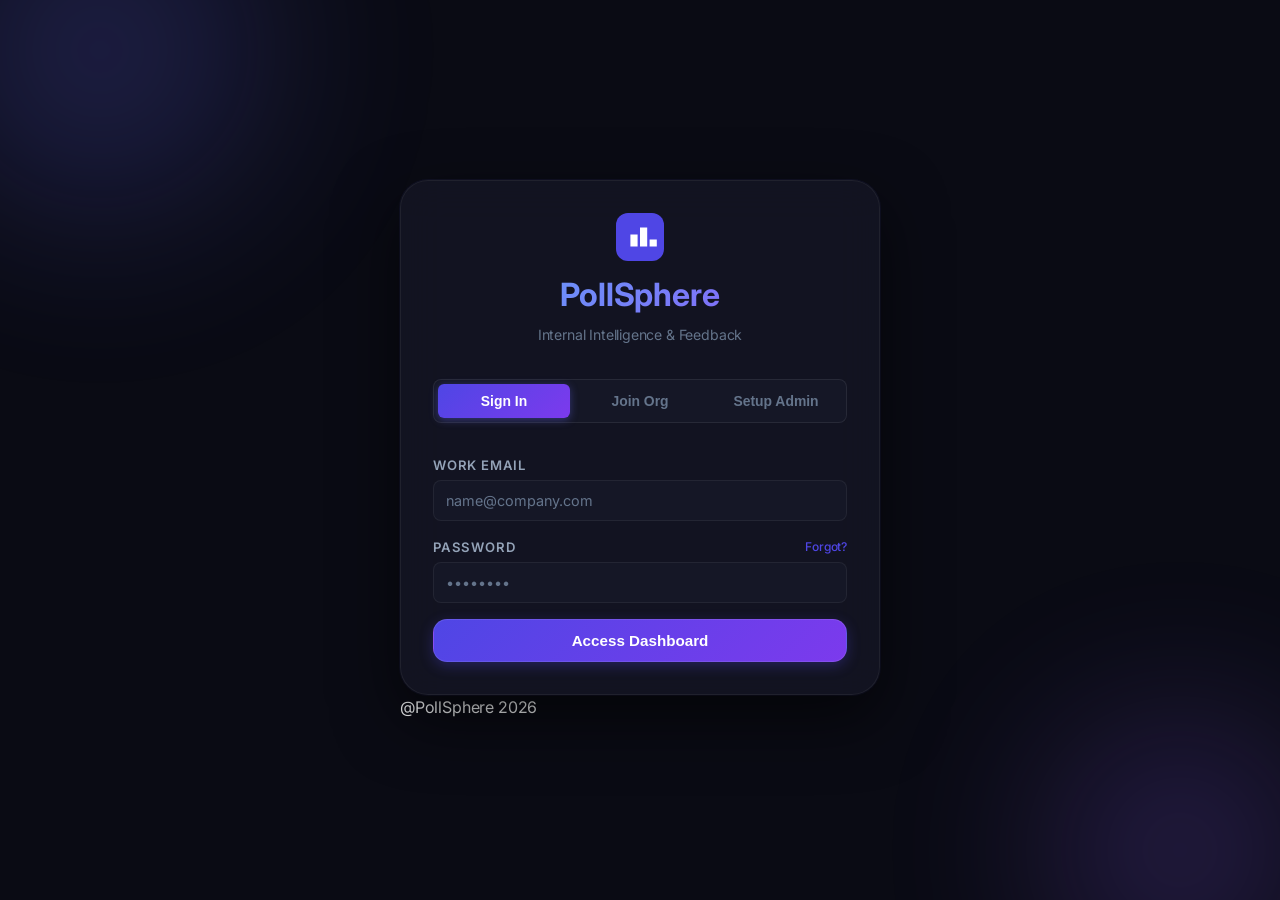
<file: frontend/index.html>
<!DOCTYPE html>
<html lang="en">

<head>
    <meta charset="UTF-8" />
    <meta name="viewport" content="width=device-width, initial-scale=1.0" />
    <title>PollSphere – Secure Authentication</title>
    <link rel="preconnect" href="https://fonts.googleapis.com" />
    <link rel="preconnect" href="https://fonts.gstatic.com" crossorigin />
    <link href="https://fonts.googleapis.com/css2?family=Inter:wght@400;500;600;700;800&display=swap"
        rel="stylesheet" />
    <link rel="stylesheet" href="css/global.css" />
    <link rel="stylesheet" href="css/auth.css" />
</head>

<body class="auth-page">

    <div class="bg-blob blob-1"></div>
    <div class="bg-blob blob-2"></div>

    <div class="auth-container">
        <div class="auth-card glass">

            <div class="auth-header">
                <div class="brand-logo">
                    <svg width="48" height="48" viewBox="0 0 40 40" fill="none">
                        <rect width="40" height="40" rx="10" fill="var(--clr-primary)" />
                        <path d="M12 28V18H18V28H12ZM20 28V12H26V28H20ZM28 28V22H34V28H28Z" fill="white" />
                    </svg>
                </div>
                <h1 class="gradient-text">PollSphere</h1>
                <p class="auth-subtitle">Internal Intelligence & Feedback</p>
            </div>

            <div class="auth-tabs glass" role="tablist">
                <button class="auth-tab active" id="tab-login">Sign In</button>
                <button class="auth-tab" id="tab-register-user">Join Org</button>
                <button class="auth-tab" id="tab-register-admin">Setup Admin</button>
            </div>

            <!-- Login Section -->
            <div class="auth-panel" id="panel-login">
                <form id="login-form">
                    <div class="form-group">
                        <label class="form-label">Work Email</label>
                        <input type="email" id="login-email" class="form-input" placeholder="name@company.com" required>
                    </div>
                    <div class="form-group">
                        <div class="label-row">
                            <label class="form-label">Password</label>
                            <a href="forgot-password.html" class="small-link">Forgot?</a>
                        </div>
                        <input type="password" id="login-password" class="form-input" placeholder="••••••••" required>
                    </div>
                    <div id="login-error" class="form-error hidden"></div>
                    <button type="submit" id="login-btn" class="btn btn-primary btn-full">
                        <span class="btn-text">Access Dashboard</span>
                        <div class="btn-spinner hidden"></div>
                    </button>
                </form>
            </div>

            <!-- User Register Section -->
            <div class="auth-panel hidden" id="panel-register-user">
                <form id="register-user-form">
                    <div class="form-group">
                        <label class="form-label">Full Name</label>
                        <input type="text" id="user-name" class="form-input" placeholder="Employee Name" required>
                    </div>
                    <div class="form-group">
                        <label class="form-label">Work Email</label>
                        <input type="email" id="user-email" class="form-input" placeholder="name@company.com" required>
                    </div>
                    <div class="form-group">
                        <label class="form-label">Password</label>
                        <input type="password" id="user-password" class="form-input" placeholder="Min. 6 characters"
                            required>
                    </div>
                    <div id="register-user-error" class="form-error hidden"></div>
                    <div id="register-user-success" class="form-success hidden"></div>
                    <button type="submit" id="register-user-btn" class="btn btn-primary btn-full">
                        <span class="btn-text">Join Workspace</span>
                        <div class="btn-spinner hidden"></div>
                    </button>
                </form>
            </div>

            <!-- Admin Register Section -->
            <div class="auth-panel hidden" id="panel-register-admin">
                <form id="register-admin-form">
                    <div class="form-group">
                        <label class="form-label">Admin Name</label>
                        <input type="text" id="admin-name" class="form-input" placeholder="System Administrator"
                            required>
                    </div>
                    <div class="form-group">
                        <label class="form-label">Admin Email</label>
                        <input type="email" id="admin-email" class="form-input" placeholder="admin@company.com"
                            required>
                    </div>
                    <div class="form-group">
                        <label class="form-label">Setup Password</label>
                        <input type="password" id="admin-password" class="form-input" placeholder="Secure Password"
                            required>
                    </div>
                    <div class="form-group">
                        <label class="form-label">System Access Code</label>
                        <input type="password" id="admin-code" class="form-input" placeholder="Contact IT for code"
                            required>
                    </div>
                    <div id="register-admin-error" class="form-error hidden"></div>
                    <div id="register-admin-success" class="form-success hidden"></div>
                    <button type="submit" id="register-admin-btn" class="btn btn-primary btn-full">
                        <span class="btn-text">Setup Admin Profile</span>
                        <div class="btn-spinner hidden"></div>
                    </button>
                </form>
            </div>

        </div>
        <p class="auth-footer-text">@PollSphere 2026</p>
    </div>

    <script src="js/api.js"></script>
    <script src="js/common.js"></script>
    <script src="js/auth.js"></script>
    <div class="toast-container" id="toast-container"></div>
</body>
</html>
</file>
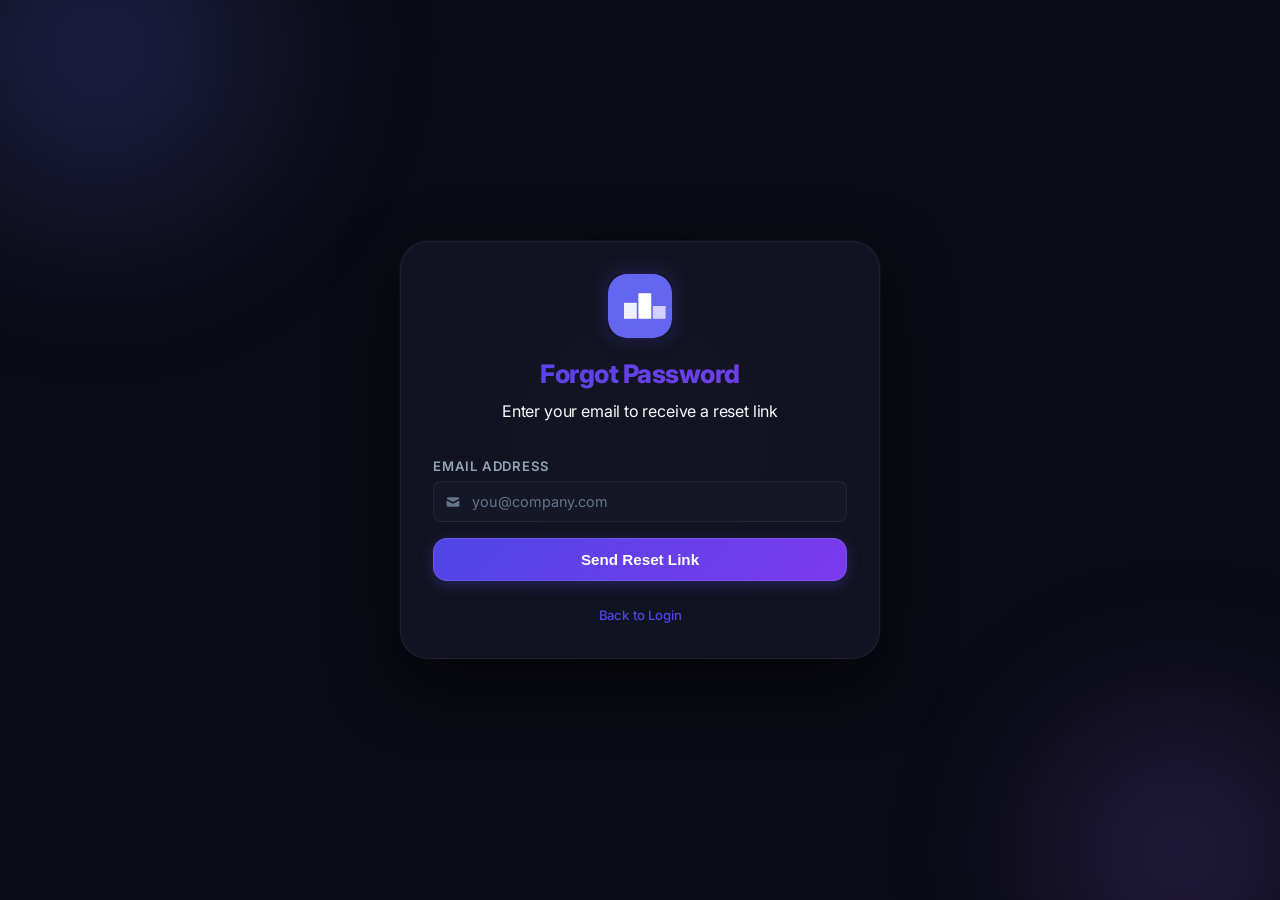
<file: frontend/forgot-password.html>
<!DOCTYPE html>
<html lang="en">
<head>
    <meta charset="UTF-8" />
    <meta name="viewport" content="width=device-width, initial-scale=1.0" />
    <title>Forgot Password – PollSphere</title>
    <link rel="preconnect" href="https://fonts.googleapis.com" />
    <link rel="preconnect" href="https://fonts.gstatic.com" crossorigin />
    <link href="https://fonts.googleapis.com/css2?family=Inter:wght@300;400;500;600;700;800&display=swap" rel="stylesheet" />
    <link rel="stylesheet" href="css/global.css" />
    <link rel="stylesheet" href="css/auth.css" />
</head>
<body class="auth-page">

    <div class="bg-blob blob-1"></div>
    <div class="bg-blob blob-2"></div>
    <div class="bg-blob blob-3"></div>

    <div class="auth-container">
        <div class="auth-card">

            <div class="auth-brand">
                <div class="brand-icon">
                    <svg viewBox="0 0 40 40" fill="none" xmlns="http://www.w3.org/2000/svg">
                        <rect width="40" height="40" rx="12" fill="url(#lg1)"/>
                        <path d="M19 28 L19 12 L27 12 L27 28 Z" fill="white"/>
                        <path d="M10 28 L10 18 L18 18 L18 28 Z" fill="white" opacity="0.9"/>
                        <path d="M28 28 L28 20 L36 20 L36 28 Z" fill="white" opacity="0.7"/>
                        <defs>
                            <linearGradient id="lg1" x1="0" y1="0" x2="40" y2="40">
                                <stop offset="0%" stop-color="#6366f1"/>
                                <stop offset="100%" stop-color="#8b5cf6"/>
                            </linearGradient>
                        </defs>
                    </svg>
                </div>
                <h1 class="brand-name">Forgot Password</h1>
                <p class="brand-tagline">Enter your email to receive a reset link</p>
            </div>

            <div class="auth-panel">
                <form id="forgot-password-form" novalidate>
                    <div class="form-group">
                        <label for="email" class="form-label">Email Address</label>
                        <div class="input-wrapper">
                            <span class="input-icon">
                                <svg viewBox="0 0 20 20" fill="currentColor"><path d="M2.003 5.884L10 9.882l7.997-3.998A2 2 0 0016 4H4a2 2 0 00-1.997 1.884z"/><path d="M18 8.118l-8 4-8-4V14a2 2 0 002 2h12a2 2 0 002-2V8.118z"/></svg>
                            </span>
                            <input type="email" id="email" class="form-input" placeholder="you@company.com" required />
                        </div>
                    </div>
                    
                    <div id="status-error" class="form-error hidden"></div>
                    <div id="status-success" class="form-success hidden"></div>

                    <button type="submit" id="submit-btn" class="btn btn-primary btn-full">
                        <span class="btn-text">Send Reset Link</span>
                        <span class="btn-spinner hidden"></span>
                    </button>

                    <div class="form-footer" style="justify-content: center; margin-top: 24px;">
                        <a href="index.html" class="auth-link">Back to Login</a>
                    </div>
                </form>
            </div>

        </div>
    </div>

    <script src="js/api.js"></script>
    <script src="js/forgot-password.js"></script>
</body>

</html>
</file>
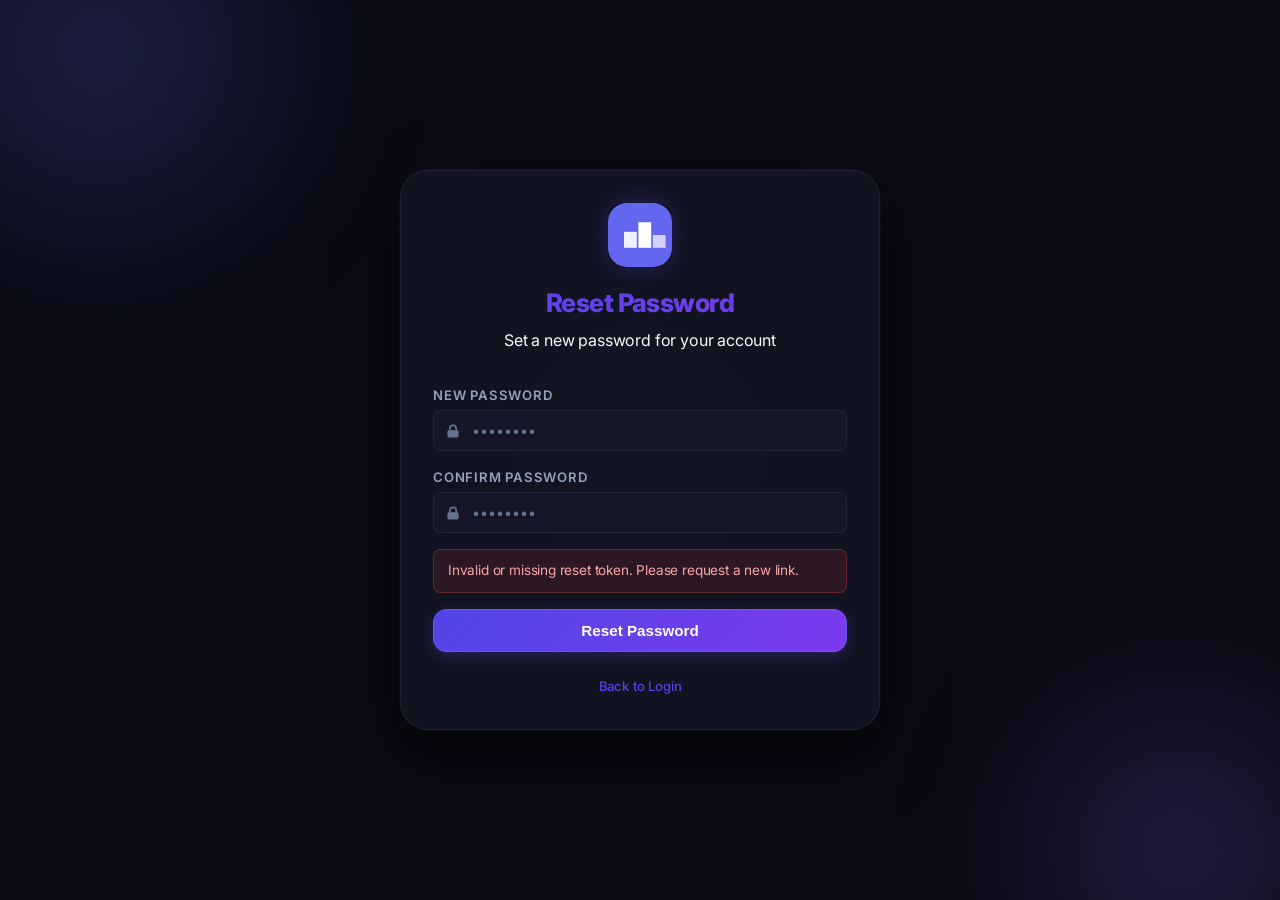
<file: frontend/reset-password.html>
<!DOCTYPE html>
<html lang="en">
<head>
    <meta charset="UTF-8" />
    <meta name="viewport" content="width=device-width, initial-scale=1.0" />
    <title>Reset Password – PollSphere</title>
    <link rel="preconnect" href="https://fonts.googleapis.com" />
    <link rel="preconnect" href="https://fonts.gstatic.com" crossorigin />
    <link href="https://fonts.googleapis.com/css2?family=Inter:wght@300;400;500;600;700;800&display=swap" rel="stylesheet" />
    <link rel="stylesheet" href="css/global.css" />
    <link rel="stylesheet" href="css/auth.css" />
</head>
<body class="auth-page">

    <div class="bg-blob blob-1"></div>
    <div class="bg-blob blob-2"></div>
    <div class="bg-blob blob-3"></div>

    <div class="auth-container">
        <div class="auth-card">

            <div class="auth-brand">
                <div class="brand-icon">
                    <svg viewBox="0 0 40 40" fill="none" xmlns="http://www.w3.org/2000/svg">
                        <rect width="40" height="40" rx="12" fill="url(#lg1)"/>
                        <path d="M19 28 L19 12 L27 12 L27 28 Z" fill="white"/>
                        <path d="M10 28 L10 18 L18 18 L18 28 Z" fill="white" opacity="0.9"/>
                        <path d="M28 28 L28 20 L36 20 L36 28 Z" fill="white" opacity="0.7"/>
                        <defs>
                            <linearGradient id="lg1" x1="0" y1="0" x2="40" y2="40">
                                <stop offset="0%" stop-color="#6366f1"/>
                                <stop offset="100%" stop-color="#8b5cf6"/>
                            </linearGradient>
                        </defs>
                    </svg>
                </div>
                <h1 class="brand-name">Reset Password</h1>
                <p class="brand-tagline">Set a new password for your account</p>
            </div>

            <div class="auth-panel">
                <form id="reset-password-form" novalidate>
                    <div class="form-group">
                        <label for="password" class="form-label">New Password</label>
                        <div class="input-wrapper">
                            <span class="input-icon">
                                <svg viewBox="0 0 20 20" fill="currentColor"><path fill-rule="evenodd" d="M5 9V7a5 5 0 0110 0v2a2 2 0 012 2v5a2 2 0 01-2 2H5a2 2 0 01-2-2v-5a2 2 0 012-2zm8-2v2H7V7a3 3 0 016 0z" clip-rule="evenodd"/></svg>
                            </span>
                            <input type="password" id="password" class="form-input" placeholder="••••••••" required />
                        </div>
                    </div>

                    <div class="form-group">
                        <label for="confirm-password" class="form-label">Confirm Password</label>
                        <div class="input-wrapper">
                            <span class="input-icon">
                                <svg viewBox="0 0 20 20" fill="currentColor"><path fill-rule="evenodd" d="M5 9V7a5 5 0 0110 0v2a2 2 0 012 2v5a2 2 0 01-2 2H5a2 2 0 01-2-2v-5a2 2 0 012-2zm8-2v2H7V7a3 3 0 016 0z" clip-rule="evenodd"/></svg>
                            </span>
                            <input type="password" id="confirm-password" class="form-input" placeholder="••••••••" required />
                        </div>
                    </div>
                    
                    <div id="status-error" class="form-error hidden"></div>
                    <div id="status-success" class="form-success hidden"></div>

                    <button type="submit" id="submit-btn" class="btn btn-primary btn-full">
                        <span class="btn-text">Reset Password</span>
                        <span class="btn-spinner hidden"></span>
                    </button>

                    <div class="form-footer" style="justify-content: center; margin-top: 24px;">
                        <a href="index.html" class="auth-link">Back to Login</a>
                    </div>
                </form>
            </div>
        </div>
    </div>

    <script src="js/api.js"></script>
    <script src="js/reset-password.js"></script>
</body>
</html>
</file>
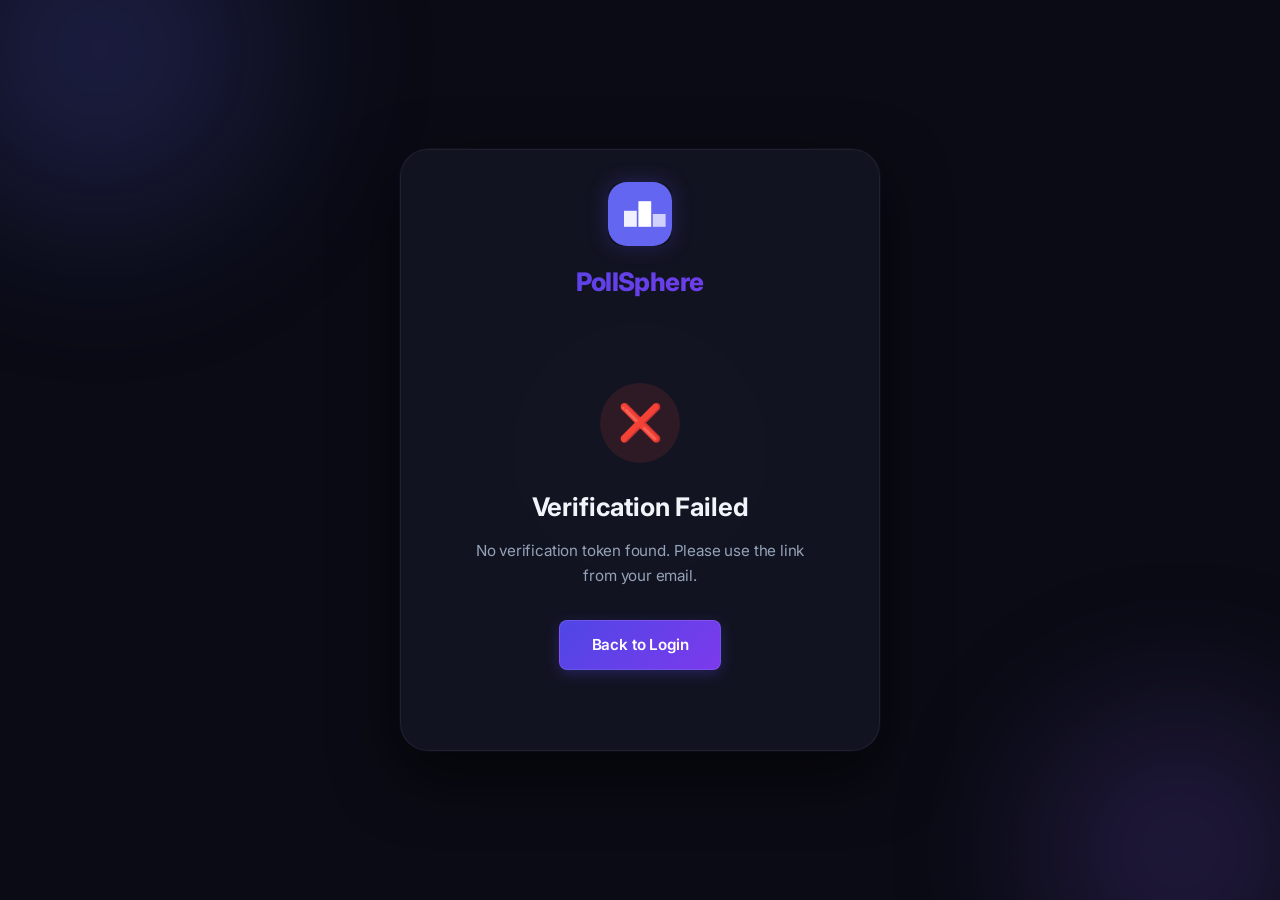
<file: frontend/verify-email.html>
<!DOCTYPE html>
<html lang="en">

<head>
    <meta charset="UTF-8" />
    <meta name="viewport" content="width=device-width, initial-scale=1.0" />
    <title>Verify Email – PollSphere</title>
    <link rel="preconnect" href="https://fonts.googleapis.com" />
    <link rel="preconnect" href="https://fonts.gstatic.com" crossorigin />
    <link href="https://fonts.googleapis.com/css2?family=Inter:wght@300;400;500;600;700;800&display=swap"
        rel="stylesheet" />
    <link rel="stylesheet" href="css/global.css" />
    <link rel="stylesheet" href="css/auth.css" />
    <style>
        .verify-card {
            text-align: center;
            padding: 48px 32px;
        }

        .verify-icon {
            width: 80px;
            height: 80px;
            border-radius: 50%;
            display: flex;
            align-items: center;
            justify-content: center;
            margin: 0 auto 24px;
            font-size: 36px;
        }

        .verify-icon.loading {
            background: rgba(99, 102, 241, 0.12);
            animation: pulse 1.5s infinite;
        }

        .verify-icon.success {
            background: rgba(34, 197, 94, 0.12);
        }

        .verify-icon.error {
            background: rgba(239, 68, 68, 0.12);
        }

        @keyframes pulse {

            0%,
            100% {
                opacity: 1;
            }

            50% {
                opacity: 0.5;
            }
        }

        .verify-title {
            font-size: 1.6rem;
            font-weight: 700;
            color: var(--text-primary, #f1f5f9);
            margin-bottom: 12px;
        }

        .verify-message {
            color: var(--text-secondary, #94a3b8);
            font-size: 0.95rem;
            line-height: 1.6;
            margin-bottom: 32px;
        }

        .redirect-note {
            font-size: 0.82rem;
            color: var(--text-muted, #64748b);
            margin-top: 16px;
        }

        .spinner {
            width: 40px;
            height: 40px;
            border: 4px solid rgba(99, 102, 241, 0.2);
            border-top-color: #6366f1;
            border-radius: 50%;
            animation: spin 0.8s linear infinite;
            margin: 0 auto;
        }

        @keyframes spin {
            to {
                transform: rotate(360deg);
            }
        }
    </style>
</head>

<body class="auth-page">

    <div class="bg-blob blob-1"></div>
    <div class="bg-blob blob-2"></div>
    <div class="bg-blob blob-3"></div>

    <div class="auth-container">
        <div class="auth-card">

            <!-- Brand -->
            <div class="auth-brand">
                <div class="brand-icon">
                    <svg viewBox="0 0 40 40" fill="none" xmlns="http://www.w3.org/2000/svg">
                        <rect width="40" height="40" rx="12" fill="url(#lg1)" />
                        <path d="M19 28 L19 12 L27 12 L27 28 Z" fill="white" />
                        <path d="M10 28 L10 18 L18 18 L18 28 Z" fill="white" opacity="0.9" />
                        <path d="M28 28 L28 20 L36 20 L36 28 Z" fill="white" opacity="0.7" />
                        <defs>
                            <linearGradient id="lg1" x1="0" y1="0" x2="40" y2="40">
                                <stop offset="0%" stop-color="#6366f1" />
                                <stop offset="100%" stop-color="#8b5cf6" />
                            </linearGradient>
                        </defs>
                    </svg>
                </div>
                <h1 class="brand-name">PollSphere</h1>
            </div>

            <!-- Verify Card -->
            <div class="auth-panel verify-card" id="verify-panel">
                <!-- Loading state -->
                <div id="state-loading">
                    <div class="spinner" style="margin-bottom:24px;"></div>
                    <p class="verify-message">Verifying your email address…</p>
                </div>

                <!-- Success state -->
                <div id="state-success" style="display:none;">
                    <div class="verify-icon success">✅</div>
                    <h2 class="verify-title">Email Verified!</h2>
                    <p class="verify-message">Your account is now active. You can log in and start using PollSphere.</p>
                    <a href="index.html" class="btn btn-primary"
                        style="display:inline-block;padding:12px 32px;border-radius:8px;text-decoration:none;">
                        Go to Login
                    </a>
                    <p class="redirect-note" id="redirect-countdown">Redirecting in 3 seconds…</p>
                </div>

                <!-- Error state -->
                <div id="state-error" style="display:none;">
                    <div class="verify-icon error">❌</div>
                    <h2 class="verify-title">Verification Failed</h2>
                    <p class="verify-message" id="error-message">The link is invalid or has expired (links expire after
                        24 hours).</p>
                    <a href="index.html" class="btn btn-primary"
                        style="display:inline-block;padding:12px 32px;border-radius:8px;text-decoration:none;">
                        Back to Login
                    </a>
                </div>
            </div>

        </div>
    </div>

    <script src="js/api.js"></script>
    <script src="js/verify.js"></script>
</body>

</html>
</file>
<file: frontend/css/global.css>
/* ============================================================
   PollSphere – Global Design Tokens & Resets
   ============================================================ */

/* Import handled via <link> in HTML */

*, *::before, *::after {
    box-sizing: border-box;
    margin: 0;
    padding: 0;
}

:root {
    /* Refined Corporate Palette */
    --clr-bg:          #0a0b14;
    --clr-sidebar:     #0d0f1a;
    --clr-surface:     #151726;
    --clr-surface-high: #1c1f35;
    --clr-border:      rgba(255, 255, 255, 0.06);
    --clr-border-high: rgba(255, 255, 255, 0.12);

    --clr-primary:     #4f46e5;
    --clr-primary-glow: rgba(79, 70, 229, 0.3);
    --clr-secondary:   #7c3aed;
    --clr-accent:      #0ea5e9;

    --clr-success:     #10b981;
    --clr-warning:     #f59e0b;
    --clr-danger:      #ef4444;

    --clr-text-main:   #f8fafc;
    --clr-text-muted:  #94a3b8;
    --clr-text-dim:    #64748b;

    /* Spacing & Radii */
    --radius-sm: 8px;
    --radius-md: 14px;
    --radius-lg: 20px;
    --radius-xl: 28px;

    /* Shadows & Glass */
    --shadow-sm: 0 1px 2px rgba(0,0,0,0.4);
    --shadow-md: 0 4px 12px rgba(0,0,0,0.5);
    --shadow-lg: 0 12px 32px rgba(0,0,0,0.6);
    --shadow-primary: 0 4px 14px 0 var(--clr-primary-glow);
    
    --glass-bg: rgba(255, 255, 255, 0.03);
    --glass-border: rgba(255, 255, 255, 0.08);
    --glass-blur: blur(12px);

    --font: 'Inter', system-ui, -apple-system, sans-serif;
    --sidebar-w: 280px;

    /* Spacing System */
    --sp-xs: 4px;
    --sp-sm: 8px;
    --sp-md: 16px;
    --sp-lg: 24px;
    --sp-xl: 32px;
    --sp-xxl: 48px;

    /* Transition speeds */
    --t-fast: 0.15s;
    --t-normal: 0.25s;
    --t-slow: 0.4s;

    /* Additional Semantic Colors */
    --clr-text: var(--clr-text-main);
    --clr-text-2: var(--clr-text-muted);
    --clr-text-3: var(--clr-text-dim);
    
    --clr-surface-2: var(--clr-surface);
    --clr-surface-3: var(--clr-surface-high);
    --clr-border-2: var(--clr-border);
    
    --gradient-brand: linear-gradient(135deg, var(--clr-primary), var(--clr-secondary));
    --shadow-glow: 0 0 20px var(--clr-primary-glow);
}

.hidden { display: none !important; }

body {
    font-family: var(--font);
    background-color: var(--clr-bg);
    color: var(--clr-text-main);
    line-height: 1.6;
    letter-spacing: -0.011em;
}

/* ── Premium Utilities ─────────────────── */
.glass {
    background: var(--glass-bg);
    backdrop-filter: var(--glass-blur);
    border: 1px solid var(--glass-border);
}

.gradient-text {
    background: linear-gradient(135deg, #60a5fa 0%, #8b5cf6 100%);
    -webkit-background-clip: text;
    background-clip: text;
    -webkit-text-fill-color: transparent;
}

/* ── Enhanced Buttons ──────────────────── */
.btn {
    display: inline-flex;
    align-items: center;
    justify-content: center;
    gap: 10px;
    padding: 12px 24px;
    border-radius: var(--radius-md);
    border: 1px solid transparent;
    cursor: pointer;
    font-size: .95rem;
    font-weight: 600;
    transition: all 0.2s cubic-bezier(0.4, 0, 0.2, 1);
}

.btn-primary {
    background: linear-gradient(135deg, var(--clr-primary), var(--clr-secondary));
    color: white;
    box-shadow: var(--shadow-primary);
    border: 1px solid rgba(255,255,255,0.1);
}
.btn-primary:hover {
    transform: translateY(-2px);
    box-shadow: 0 6px 20px 0 var(--clr-primary-glow);
    filter: brightness(1.1);
}

.btn-secondary {
    background: var(--clr-surface-high);
    border: 1px solid var(--clr-border-high);
    color: var(--clr-text-main);
}
.btn-secondary:hover {
    background: var(--clr-surface);
    border-color: var(--clr-primary);
}

.btn-danger {
    background: rgba(239, 68, 68, 0.1);
    color: var(--clr-danger);
    border: 1px solid rgba(239, 68, 68, 0.2);
}
.btn-danger:hover {
    background: var(--clr-danger);
    color: white;
    border-color: var(--clr-danger);
    box-shadow: 0 4px 12px rgba(239, 68, 68, 0.3);
}

.btn-ghost {
    background: transparent;
    color: var(--clr-text-muted);
}
.btn-ghost:hover {
    background: var(--clr-surface-high);
    color: var(--clr-text-main);
}

.btn-full { width: 100%; }
.btn-sm   { padding: 7px 14px; font-size: .82rem; }

/* Spinner inside button */
.btn-spinner {
    width: 16px; height: 16px;
    border: 2px solid rgba(255,255,255,.3);
    border-top-color: #fff;
    border-radius: 50%;
    animation: spin .6s linear infinite;
}
@keyframes spin { to { transform: rotate(360deg); } }

/* ── Form elements ───────────────────────── */
.form-label {
    display: block;
    font-size: .82rem;
    font-weight: 600;
    color: var(--clr-text-2);
    margin-bottom: var(--sp-xs);
    text-transform: uppercase;
    letter-spacing: .06em;
}
.form-group { margin-bottom: var(--sp-md); }

.form-row {
    display: grid;
    grid-template-columns: 1fr 1fr;
    gap: var(--sp-md);
}
@media (max-width: 480px) {
    .form-row { grid-template-columns: 1fr; }
}

.input-wrapper {
    position: relative;
    display: flex;
    align-items: center;
}
.input-icon {
    position: absolute;
    left: 12px;
    color: var(--clr-text-3);
    display: flex;
    pointer-events: none;
}
.input-icon svg { width: 16px; height: 16px; }

.form-input {
    width: 100%;
    background: var(--clr-surface-2);
    border: 1px solid var(--clr-border);
    border-radius: var(--radius-sm);
    color: var(--clr-text);
    font-size: .9rem;
    font-family: var(--font);
    padding: 11px 40px 11px 38px;
    transition: border-color var(--t-fast), box-shadow var(--t-fast);
    outline: none;
}
.form-input:not(.input-wrapper .form-input) {
    padding-left: 12px;
}
.input-wrapper .form-input { padding-left: 38px; }

.form-input::placeholder      { color: var(--clr-text-3); }
.form-input:focus             { border-color: var(--clr-primary); box-shadow: 0 0 0 3px rgba(99,102,241,.2); }
.form-textarea                { resize: vertical; padding-left: 12px !important; }
.form-select                  { padding-left: 12px !important; appearance: none; cursor: pointer; }

.password-toggle {
    position: absolute;
    right: 10px;
    background: none;
    border: none;
    color: var(--clr-text-3);
    display: flex;
    padding: 4px;
    transition: color var(--t-fast);
}
.password-toggle:hover { color: var(--clr-text); }
.password-toggle svg   { width: 16px; height: 16px; }

.form-error {
    background: rgba(239,68,68,.12);
    border: 1px solid rgba(239,68,68,.3);
    border-radius: var(--radius-sm);
    color: #fca5a5;
    font-size: .85rem;
    padding: 10px 14px;
    margin-bottom: var(--sp-md);
}
.form-success {
    background: rgba(16,185,129,.12);
    border: 1px solid rgba(16,185,129,.3);
    border-radius: var(--radius-sm);
    color: #6ee7b7;
    font-size: .85rem;
    padding: 10px 14px;
    margin-bottom: var(--sp-md);
}
.form-hint {
    font-size: .82rem;
    color: var(--clr-text-3);
    margin-bottom: var(--sp-md);
    font-style: italic;
}

/* ── Toast notifications ─────────────────── */
.toast-container {
    position: fixed;
    bottom: 24px;
    right: 24px;
    z-index: 9999;
    display: flex;
    flex-direction: column;
    gap: 10px;
    pointer-events: none;
}
.toast {
    display: flex;
    align-items: center;
    gap: 10px;
    padding: 14px 18px;
    border-radius: var(--radius-md);
    font-size: .88rem;
    font-weight: 500;
    color: #fff;
    box-shadow: var(--shadow-lg);
    backdrop-filter: blur(10px);
    animation: toast-in .3s ease forwards;
    pointer-events: auto;
    max-width: 340px;
}
.toast.success { background: rgba(16,185,129,.9);  border: 1px solid rgba(16,185,129,.5); }
.toast.error   { background: rgba(239,68,68,.9);   border: 1px solid rgba(239,68,68,.5); }
.toast.info    { background: rgba(99,102,241,.9);  border: 1px solid rgba(99,102,241,.5); }
.toast.warning { background: rgba(245,158,11,.9);  border: 1px solid rgba(245,158,11,.5); }
.toast.fade-out { animation: toast-out .3s ease forwards; }

@keyframes toast-in  { from { opacity:0; transform: translateX(40px); } to { opacity:1; transform: translateX(0); } }
@keyframes toast-out { from { opacity:1; transform: translateX(0); }    to { opacity:0; transform: translateX(40px); } }

/* ── Modals ─────────────────────────────── */
.modal-overlay {
    position: fixed; inset: 0;
    background: rgba(0,0,0,.7);
    backdrop-filter: blur(4px);
    z-index: 1000;
    display: flex;
    align-items: center;
    justify-content: center;
    padding: var(--sp-md);
    animation: fade-in .2s ease;
}
@keyframes fade-in { from { opacity:0; } to { opacity:1; } }

.modal {
    background: var(--clr-surface);
    border: 1px solid var(--clr-border-2);
    border-radius: var(--radius-lg);
    width: 100%;
    max-width: 500px;
    max-height: 90vh;
    overflow-y: auto;
    box-shadow: var(--shadow-lg);
    animation: slide-up .25s ease;
}
.wide-modal  { max-width: 680px; }
.small-modal { max-width: 420px; }

@keyframes slide-up { from { opacity:0; transform: translateY(30px); } to { opacity:1; transform: translateY(0); } }

.modal-header {
    display: flex;
    align-items: center;
    justify-content: space-between;
    padding: var(--sp-lg);
    border-bottom: 1px solid var(--clr-border);
}
.modal-title { font-size: 1.1rem; font-weight: 700; }
.modal-close {
    background: none; border: none;
    color: var(--clr-text-3);
    padding: 4px;
    transition: color var(--t-fast);
    display: flex;
}
.modal-close:hover { color: var(--clr-text); }
.modal-close svg   { width: 20px; height: 20px; }

.modal-body   { padding: var(--sp-lg); }
.modal-footer {
    display: flex;
    gap: var(--sp-sm);
    justify-content: flex-end;
    padding: var(--sp-md) var(--sp-lg);
    border-top: 1px solid var(--clr-border);
}

/* ── Skeleton loaders ───────────────────── */
.skeleton-loader { display: contents; }

.skeleton-card {
    background: var(--clr-surface-2);
    border-radius: var(--radius-md);
    height: 200px;
    animation: shimmer 1.4s infinite;
}
.skeleton-row {
    background: var(--clr-surface-2);
    border-radius: var(--radius-sm);
    height: 64px;
    margin-bottom: var(--sp-sm);
    animation: shimmer 1.4s infinite;
}

@keyframes shimmer {
    0%   { opacity: .6; }
    50%  { opacity: .3; }
    100% { opacity: .6; }
}

/* ── Badge / pill ─────────────────────── */
.badge {
    display: inline-flex;
    align-items: center;
    padding: 2px 10px;
    border-radius: var(--radius-full);
    font-size: .75rem;
    font-weight: 600;
    text-transform: capitalize;
}
.badge-admin   { background: rgba(99,102,241,.2); color: var(--clr-primary-h); border: 1px solid rgba(99,102,241,.3); }
.badge-user    { background: rgba(16,185,129,.15); color: #34d399; border: 1px solid rgba(16,185,129,.3); }
.badge-active  { background: rgba(16,185,129,.15); color: #34d399; border: 1px solid rgba(16,185,129,.3); }
.badge-inactive{ background: rgba(239,68,68,.15);  color: #f87171; border: 1px solid rgba(239,68,68,.3); }
.badge-org     { background: rgba(99,102,241,.15); color: #818cf8; border: 1px solid rgba(99,102,241,.3); }
.badge-global  { background: rgba(14,165,233,.15); color: #38bdf8; border: 1px solid rgba(14,165,233,.3); }
.badge-role    { padding: 4px 12px; border-radius: var(--radius-full); font-size: .78rem; font-weight: 700; letter-spacing: .05em; text-transform: uppercase; }
</file>
<file: frontend/css/auth.css>
/* ============================================================
   Auth page styles (login / register)
   ============================================================ */

.auth-page {
    min-height: 100vh;
    display: flex;
    align-items: center;
    justify-content: center;
    padding: var(--sp-lg);
    overflow: hidden;
    position: relative;
}

/* Animated blobs */
.bg-blob {
    position: fixed;
    border-radius: 50%;
    filter: blur(80px);
    opacity: .3;
    pointer-events: none;
    animation: blob-float 8s ease-in-out infinite alternate;
}
.blob-1 {
    width: 500px; height: 500px;
    background: radial-gradient(circle, #6366f1, transparent 70%);
    top: -200px; left: -150px;
    animation-duration: 9s;
}
.blob-2 {
    width: 400px; height: 400px;
    background: radial-gradient(circle, #8b5cf6, transparent 70%);
    bottom: -150px; right: -100px;
    animation-duration: 11s;
    animation-delay: -3s;
}
.blob-3 {
    width: 300px; height: 300px;
    background: radial-gradient(circle, #06b6d4, transparent 70%);
    top: 50%; left: 50%;
    transform: translate(-50%,-50%);
    animation-duration: 7s;
    animation-delay: -6s;
    opacity: .12;
}
@keyframes blob-float {
    from { transform: translate(0,0) scale(1); }
    to   { transform: translate(30px,20px) scale(1.08); }
}

/* Card */
.auth-container {
    width: 100%;
    max-width: 480px;
    position: relative;
    z-index: 1;
}

.auth-card {
    background: rgba(20,22,36,.85);
    border: 1px solid var(--clr-border-2);
    border-radius: var(--radius-xl);
    padding: var(--sp-xl);
    box-shadow: 0 24px 64px rgba(0,0,0,.6), 0 0 0 1px rgba(99,102,241,.08);
    backdrop-filter: blur(20px);
    animation: card-in .5s ease;
}
@keyframes card-in {
    from { opacity:0; transform: translateY(24px) scale(.97); }
    to   { opacity:1; transform: translateY(0) scale(1); }
}

/* Branding */
.auth-brand {
    text-align: center;
    margin-bottom: var(--sp-xl);
}
.brand-icon {
    width: 64px; height: 64px;
    margin: 0 auto var(--sp-md);
    border-radius: var(--radius-md);
    box-shadow: var(--shadow-glow);
}
.brand-icon.small { width: 36px; height: 36px; margin: 0; border-radius: 10px; }
.brand-icon svg   { width: 100%; height: 100%; display: block; }

.brand-name {
    font-size: 1.6rem;
    font-weight: 800;
    background: var(--gradient-brand);
    -webkit-background-clip: text;
    -webkit-text-fill-color: transparent;
    background-clip: text;
    letter-spacing: -.02em;
}
.brand-tagline {
    margin-top: 4px;
}

/* Auth Header */
.auth-header {
    text-align: center;
    margin-bottom: var(--sp-xl);
}
.brand-logo {
    margin-bottom: var(--sp-sm);
    display: flex;
    justify-content: center;
}
.auth-subtitle {
    font-size: .88rem;
    color: var(--clr-text-3);
    margin-top: 4px;
}

/* Label Row */
.label-row {
    display: flex;
    justify-content: space-between;
    align-items: center;
    margin-bottom: var(--sp-xs);
}
.label-row .form-label { margin-bottom: 0; }

.small-link {
    font-size: .75rem;
    color: var(--clr-primary);
    text-decoration: none;
    font-weight: 500;
}
.small-link:hover { text-decoration: underline; color: var(--clr-accent); }

/* Tabs */
.auth-tabs {
    display: flex;
    background: var(--clr-surface-2);
    border-radius: var(--radius-sm);
    padding: 4px;
    margin-bottom: var(--sp-xl);
    gap: 4px;
}
.auth-tab {
    flex: 1;
    padding: 9px 12px;
    border: none;
    border-radius: 6px;
    background: transparent;
    color: var(--clr-text-3);
    font-size: .87rem;
    font-weight: 600;
    transition: background var(--t-fast), color var(--t-fast);
}
.auth-tab.active {
    background: var(--gradient-brand);
    color: #fff;
    box-shadow: 0 2px 8px rgba(99,102,241,.4);
}
.auth-tab:not(.active):hover { color: var(--clr-text); background: var(--clr-surface-3); }

.auth-panel    { animation: panel-in .25s ease; }
@keyframes panel-in { from { opacity:0; transform: translateX(12px); } to { opacity:1; transform: translateX(0); } }

/* Footer Links */
.form-footer {
    display: flex;
    justify-content: flex-end;
    margin-top: 8px;
}
.auth-link {
    font-size: 0.82rem;
    color: var(--clr-primary);
    text-decoration: none;
    font-weight: 500;
    transition: color var(--t-fast);
}
.auth-link:hover {
    color: var(--clr-accent);
    text-decoration: underline;
}

.form-success {
    background: rgba(16, 185, 129, 0.1);
    border: 1px solid rgba(16, 185, 129, 0.2);
    color: #10b981;
    padding: var(--sp-sm) var(--sp-md);
    border-radius: var(--radius-sm);
    font-size: 0.87rem;
    margin-bottom: var(--sp-md);
    animation: fadeIn 0.3s ease;
}

@keyframes fadeIn {
    from { opacity: 0; }
    to { opacity: 1; }
}
</file>
